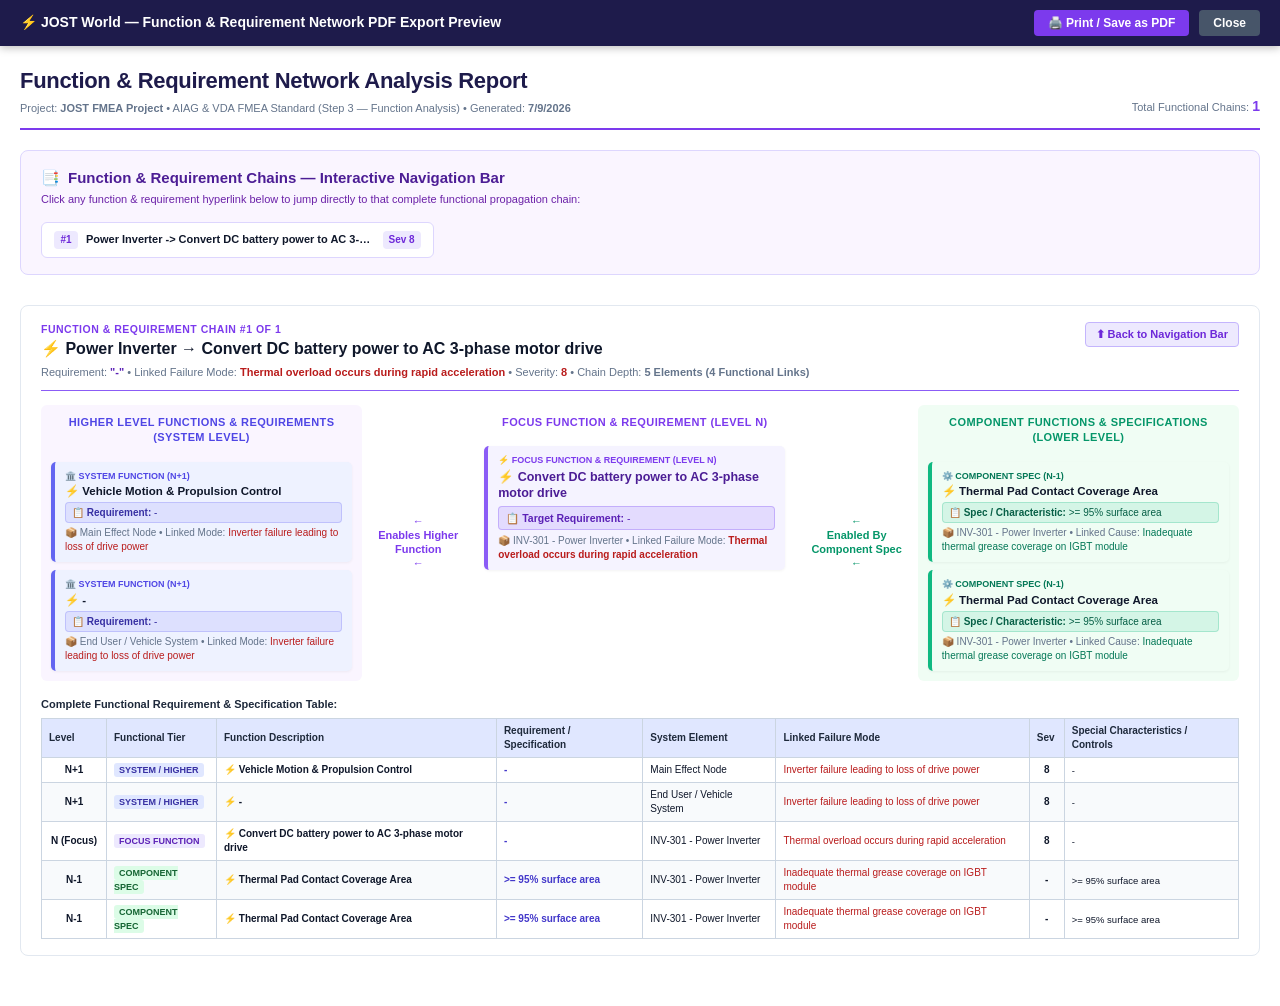
<file: scratch_function_chains_report.html>
<!DOCTYPE html>
<html lang="en">
<head>
  <meta charset="UTF-8">
  <title>Function &amp; Requirement Network Analysis Report - JOST FMEA Project</title>
  <style>
    @page {
      size: A4 landscape;
      margin: 8mm 10mm 10mm 10mm;
    }
    * {
      box-sizing: border-box;
      -webkit-print-color-adjust: exact !important;
      print-color-adjust: exact !important;
    }
    body {
      font-family: 'Segoe UI', Arial, Helvetica, sans-serif;
      margin: 0;
      padding: 0;
      color: #0f172a;
      background: #ffffff;
      font-size: 11px;
      line-height: 1.4;
    }

    /* Toolbar for web preview */
    .toolbar {
      position: sticky;
      top: 0;
      z-index: 1000;
      background: #1e1b4b;
      color: #ffffff;
      padding: 10px 20px;
      display: flex;
      justify-content: space-between;
      align-items: center;
      box-shadow: 0 2px 8px rgba(0,0,0,0.25);
    }
    .toolbar-btn {
      background: #7c3aed;
      color: #ffffff;
      border: none;
      padding: 6px 14px;
      font-size: 12px;
      font-weight: 700;
      border-radius: 4px;
      cursor: pointer;
    }
    .toolbar-btn:hover { background: #6d28d9; }

    .report-wrapper {
      max-width: 1400px;
      margin: 0 auto;
      padding: 20px;
    }

    /* Header banner */
    .doc-header {
      border-bottom: 2.5px solid #7c3aed;
      padding-bottom: 12px;
      margin-bottom: 20px;
      display: flex;
      justify-content: space-between;
      align-items: flex-end;
    }
    .doc-header h1 {
      font-size: 22px;
      margin: 0;
      color: #1e1b4b;
      font-weight: 800;
      letter-spacing: -0.3px;
    }
    .doc-meta {
      font-size: 11px;
      color: #64748b;
      margin-top: 4px;
    }

    /* Navigation Bar / TOC */
    .nav-bar-container {
      background: #faf5ff;
      border: 1.5px solid #ddd6fe;
      border-radius: 8px;
      padding: 16px 20px;
      margin-bottom: 30px;
      page-break-after: always;
      break-after: page;
    }
    .nav-bar-title {
      font-size: 15px;
      font-weight: 800;
      color: #4c1d95;
      margin-bottom: 4px;
      display: flex;
      align-items: center;
      gap: 8px;
    }
    .nav-bar-desc {
      font-size: 11px;
      color: #6b21a8;
      margin-bottom: 14px;
    }
    .nav-bar-grid {
      display: grid;
      grid-template-columns: repeat(auto-fill, minmax(380px, 1fr));
      gap: 10px;
    }
    .nav-bar-link {
      display: flex;
      align-items: center;
      gap: 8px;
      padding: 8px 12px;
      background: #ffffff;
      border: 1px solid #ddd6fe;
      border-radius: 6px;
      text-decoration: none;
      color: #0f172a;
      font-size: 11px;
      font-weight: 600;
      transition: all 0.15s ease;
    }
    .nav-bar-link:hover {
      background: #f5f3ff;
      border-color: #8b5cf6;
      color: #7c3aed;
      transform: translateY(-1px);
    }
    .nav-link-badge {
      background: #ede9fe;
      color: #6d28d9;
      font-size: 10px;
      font-weight: 800;
      padding: 2px 6px;
      border-radius: 4px;
      min-width: 24px;
      text-align: center;
    }
    .nav-link-text {
      flex: 1;
      white-space: nowrap;
      overflow: hidden;
      text-overflow: ellipsis;
    }
    .nav-link-sev {
      background: #ede9fe;
      color: #6d28d9;
      font-size: 10px;
      font-weight: 800;
      padding: 2px 6px;
      border-radius: 4px;
      white-space: nowrap;
    }

    /* Chain Section */
    .chain-section {
      background: #ffffff;
      border: 1px solid #e2e8f0;
      border-radius: 8px;
      padding: 16px 20px;
      margin-bottom: 30px;
      page-break-after: always;
      break-after: page;
    }
    .chain-section:last-child {
      page-break-after: auto;
      break-after: auto;
    }
    .chain-header {
      display: flex;
      justify-content: space-between;
      align-items: flex-start;
      border-bottom: 1.5px solid #e2e8f0;
      padding-bottom: 10px;
      margin-bottom: 14px;
    }
    .chain-num {
      font-size: 10.5px;
      font-weight: 800;
      color: #7c3aed;
      text-transform: uppercase;
      letter-spacing: 0.5px;
    }
    .chain-title {
      font-size: 16px;
      font-weight: 800;
      color: #0f172a;
      margin: 2px 0 4px 0;
    }
    .chain-subtitle {
      font-size: 11px;
      color: #64748b;
    }
    .back-to-nav-btn {
      font-size: 11px;
      font-weight: 700;
      color: #7c3aed;
      text-decoration: none;
      background: #ede9fe;
      padding: 4px 10px;
      border-radius: 4px;
      border: 1px solid #ddd6fe;
      white-space: nowrap;
    }
    .back-to-nav-btn:hover {
      background: #7c3aed;
      color: #ffffff;
    }

    /* 3-Column Diagram */
    .chain-diagram-container {
      display: flex;
      align-items: stretch;
      gap: 12px;
      margin-top: 10px;
    }
    .chain-col {
      flex: 1;
      display: flex;
      flex-direction: column;
      gap: 8px;
      border-radius: 6px;
      padding: 10px;
    }
    .col-header {
      font-size: 11px;
      font-weight: 800;
      text-transform: uppercase;
      letter-spacing: 0.4px;
      padding-bottom: 4px;
      margin-bottom: 4px;
      text-align: center;
    }
    .col-connector {
      display: flex;
      align-items: center;
      justify-content: center;
      font-weight: 900;
      font-size: 11px;
      line-height: 1.25;
      text-align: center;
      padding: 0 4px;
      min-width: 55px;
    }

    .node-card {
      background: #ffffff;
      border-radius: 5px;
      padding: 8px 10px;
      border-left: 4px solid #cbd5e1;
      box-shadow: 0 1px 3px rgba(0,0,0,0.05);
    }
    .card-tag {
      font-size: 9px;
      font-weight: 800;
      text-transform: uppercase;
      margin-bottom: 2px;
    }
    .card-title {
      font-size: 11.5px;
      font-weight: 700;
      color: #0f172a;
      line-height: 1.3;
    }
    .card-meta {
      font-size: 10px;
      color: #64748b;
      margin-top: 3px;
    }
    .no-node {
      font-style: italic;
      color: #94a3b8;
      text-align: center;
      padding: 20px 0;
      font-size: 11px;
    }

    /* Tables */
    .chain-table {
      width: 100%;
      border-collapse: collapse;
      font-size: 10px;
    }
    .chain-table th, .chain-table td {
      border: 1px solid #cbd5e1;
      padding: 5px 7px;
      text-align: left;
    }
    .chain-table th {
      color: #1e293b;
      font-weight: 700;
      font-size: 10px;
    }
    .chain-table tr:nth-child(even) { background: #f8fafc; }

    .type-badge {
      font-size: 9px;
      font-weight: 800;
      padding: 2px 5px;
      border-radius: 3px;
      text-transform: uppercase;
    }

    @media print {
      .no-print { display: none !important; }
      .report-wrapper { padding: 0; max-width: 100%; }
      .chain-section { border: none; padding: 0; margin-bottom: 0; }
      .nav-bar-container { border: none; padding: 0; margin-bottom: 0; }
      .nav-bar-link { border-color: #cbd5e1 !important; color: #7c3aed !important; text-decoration: underline; }
      .back-to-nav-btn { display: inline-block; }
      body { font-size: 10px; }
    }
  </style>
</head>
<body>
  <div class="toolbar no-print">
    <div style="font-weight:bold; font-size:14px;">⚡ JOST World &mdash; Function &amp; Requirement Network PDF Export Preview</div>
    <div style="display:flex; gap:10px;">
      <button type="button" class="toolbar-btn" onclick="window.print()">🖨️ Print / Save as PDF</button>
      <button type="button" class="toolbar-btn" style="background:#475569;" onclick="window.close()">Close</button>
    </div>
  </div>

  <div class="report-wrapper">
    <header class="doc-header">
      <div>
        <h1>Function &amp; Requirement Network Analysis Report</h1>
        <div class="doc-meta">
          Project: <strong>JOST FMEA Project</strong> &bull; 
          AIAG &amp; VDA FMEA Standard (Step 3 &mdash; Function Analysis) &bull; 
          Generated: <strong>7/9/2026</strong>
        </div>
      </div>
      <div style="text-align:right; font-size:11px; color:#64748b;">
        Total Functional Chains: <strong style="color:#7c3aed; font-size:14px;">1</strong>
      </div>
    </header>

    <!-- Navigation Bar / TOC -->
    <nav id="top-func-nav-bar" class="nav-bar-container">
      <div class="nav-bar-title">
        <span>📑</span> Function &amp; Requirement Chains &mdash; Interactive Navigation Bar
      </div>
      <div class="nav-bar-desc">
        Click any function &amp; requirement hyperlink below to jump directly to that complete functional propagation chain:
      </div>
      <div class="nav-bar-grid">
        
      <a href="#fchain-fm-1" class="nav-bar-link">
        <span class="nav-link-badge">#1</span>
        <span class="nav-link-text">Power Inverter -&gt; Convert DC battery power to AC 3-phase motor drive (-)</span>
        <span class="nav-link-sev" style="background:#ede9fe; color:#6d28d9;">Sev 8</span>
      </a>
    
      </div>
    </nav>

    <!-- All Function Chains -->
    
      <section id="fchain-fm-1" class="chain-section">
        <div class="chain-header" style="border-bottom-color: #8b5cf6;">
          <div class="chain-header-info">
            <div class="chain-num" style="color: #7c3aed;">Function &amp; Requirement Chain #1 of 1</div>
            <h2 class="chain-title">⚡ Power Inverter &rarr; Convert DC battery power to AC 3-phase motor drive</h2>
            <div class="chain-subtitle">
              <span>Requirement: <strong style="color:#5b21b6;">"-"</strong></span> &bull; 
              <span>Linked Failure Mode: <strong style="color:#b91c1c;">Thermal overload occurs during rapid acceleration</strong></span> &bull; 
              <span>Severity: <strong style="color:#b91c1c;">8</strong></span> &bull; 
              <span>Chain Depth: <strong>5 Elements (4 Functional Links)</strong></span>
            </div>
          </div>
          <a href="#top-func-nav-bar" class="back-to-nav-btn" style="background:#ede9fe; color:#6d28d9; border-color:#c4b5fd;">⬆ Back to Navigation Bar</a>
        </div>

        <!-- 3-Column AIAG-VDA Function & Requirement Chain Diagram -->
        <div class="chain-diagram-container">
          <div class="chain-col" style="border-color: #c7d2fe; background: #faf5ff;">
            <div class="col-header" style="color: #4f46e5; border-bottom-color: #c7d2fe;">Higher Level Functions &amp; Requirements (System Level)</div>
            
      <div class="node-card card-effect" style="border-left-color: #6366f1; background: #eef2ff;">
        <div class="card-tag" style="color: #4f46e5;">🏛️ SYSTEM FUNCTION (N+1)</div>
        <div class="card-title">⚡ Vehicle Motion &amp; Propulsion Control</div>
        <div style="background: rgba(99, 102, 241, 0.12); border: 1px solid rgba(99, 102, 241, 0.25); border-radius: 4px; padding: 3px 6px; font-size: 10px; color: #3730a3; margin-top: 3px; line-height: 1.3;">
          📋 <strong>Requirement:</strong> -
        </div>
        <div class="card-meta">📦 Main Effect Node &bull; Linked Mode: <span style="color:#b91c1c;">Inverter failure leading to loss of drive power</span></div>
      </div>
    
      <div class="node-card card-effect" style="border-left-color: #6366f1; background: #eef2ff;">
        <div class="card-tag" style="color: #4f46e5;">🏛️ SYSTEM FUNCTION (N+1)</div>
        <div class="card-title">⚡ -</div>
        <div style="background: rgba(99, 102, 241, 0.12); border: 1px solid rgba(99, 102, 241, 0.25); border-radius: 4px; padding: 3px 6px; font-size: 10px; color: #3730a3; margin-top: 3px; line-height: 1.3;">
          📋 <strong>Requirement:</strong> -
        </div>
        <div class="card-meta">📦 End User / Vehicle System &bull; Linked Mode: <span style="color:#b91c1c;">Inverter failure leading to loss of drive power</span></div>
      </div>
    
          </div>

          <div class="col-connector" style="color: #7c3aed;">&larr;<br>Enables Higher<br>Function<br>&larr;</div>

          <div class="chain-col" style="border-color: #ddd6fe; background: #ffffff;">
            <div class="col-header" style="color: #7c3aed; border-bottom-color: #ddd6fe;">Focus Function &amp; Requirement (Level N)</div>
            
      <div class="node-card card-focus" style="border-left-color: #8b5cf6; background: #f5f3ff;">
        <div class="card-tag" style="color: #7c3aed;">⚡ FOCUS FUNCTION &amp; REQUIREMENT (LEVEL N)</div>
        <div class="card-title" style="color: #4c1d95; font-size: 12.5px;">⚡ Convert DC battery power to AC 3-phase motor drive</div>
        <div style="background: rgba(139, 92, 246, 0.16); border: 1px solid rgba(139, 92, 246, 0.35); border-radius: 4px; padding: 4px 7px; font-size: 10.5px; color: #5b21b6; margin-top: 4px; line-height: 1.35;">
          📋 <strong>Target Requirement:</strong> -
        </div>
        <div class="card-meta" style="margin-top: 4px;">📦 INV-301 - Power Inverter &bull; Linked Failure Mode: <strong style="color: #b91c1c;">Thermal overload occurs during rapid acceleration</strong></div>
      </div>
    
          </div>

          <div class="col-connector" style="color: #059669;">&larr;<br>Enabled By<br>Component Spec<br>&larr;</div>

          <div class="chain-col" style="border-color: #a7f3d0; background: #f0fdf4;">
            <div class="col-header" style="color: #059669; border-bottom-color: #a7f3d0;">Component Functions &amp; Specifications (Lower Level)</div>
            
        <div class="node-card card-cause" style="border-left-color: #10b981; background: #f0fdf4;">
          <div class="card-tag" style="color: #047857;">⚙️ COMPONENT SPEC (N-1)</div>
          <div class="card-title">⚡ Thermal Pad Contact Coverage Area</div>
          <div style="background: rgba(16, 185, 129, 0.12); border: 1px solid rgba(16, 185, 129, 0.25); border-radius: 4px; padding: 3px 6px; font-size: 10px; color: #065f46; margin-top: 3px; line-height: 1.3;">
            📋 <strong>Spec / Characteristic:</strong> &gt;= 95% surface area
          </div>
          <div class="card-meta">📦 INV-301 - Power Inverter &bull; Linked Cause: <span style="color:#047857;">Inadequate thermal grease coverage on IGBT module</span></div>
        </div>
      
        <div class="node-card card-cause" style="border-left-color: #10b981; background: #f0fdf4;">
          <div class="card-tag" style="color: #047857;">⚙️ COMPONENT SPEC (N-1)</div>
          <div class="card-title">⚡ Thermal Pad Contact Coverage Area</div>
          <div style="background: rgba(16, 185, 129, 0.12); border: 1px solid rgba(16, 185, 129, 0.25); border-radius: 4px; padding: 3px 6px; font-size: 10px; color: #065f46; margin-top: 3px; line-height: 1.3;">
            📋 <strong>Spec / Characteristic:</strong> &gt;= 95% surface area
          </div>
          <div class="card-meta">📦 INV-301 - Power Inverter &bull; Linked Cause: <span style="color:#047857;">Inadequate thermal grease coverage on IGBT module</span></div>
        </div>
      
          </div>
        </div>

        <!-- Full Function Chain Details Table -->
        <div style="margin-top:16px;">
          <div style="font-weight:700; font-size:11px; margin-bottom:6px; color:#1e293b;">Complete Functional Requirement &amp; Specification Table:</div>
          <table class="chain-table">
            <thead>
              <tr style="background:#ede9fe;">
                <th style="width:65px; background:#e0e7ff;">Level</th>
                <th style="width:110px; background:#e0e7ff;">Functional Tier</th>
                <th style="background:#e0e7ff;">Function Description</th>
                <th style="background:#e0e7ff;">Requirement / Specification</th>
                <th style="background:#e0e7ff;">System Element</th>
                <th style="background:#e0e7ff;">Linked Failure Mode</th>
                <th style="width:35px; background:#e0e7ff;">Sev</th>
                <th style="background:#e0e7ff;">Special Characteristics / Controls</th>
              </tr>
            </thead>
            <tbody>
              
      <tr>
        <td style="font-weight:bold; text-align:center;">N+1</td>
        <td><span class="type-badge" style="background:#e0e7ff; color:#3730a3;">System / Higher</span></td>
        <td style="font-weight:700;">⚡ Vehicle Motion &amp; Propulsion Control</td>
        <td style="color:#4338ca; font-weight:600;">-</td>
        <td>Main Effect Node</td>
        <td style="color:#b91c1c;">Inverter failure leading to loss of drive power</td>
        <td style="text-align:center; font-weight:700;">8</td>
        <td style="font-size:9.5px;">-</td>
      </tr>
    
      <tr>
        <td style="font-weight:bold; text-align:center;">N+1</td>
        <td><span class="type-badge" style="background:#e0e7ff; color:#3730a3;">System / Higher</span></td>
        <td style="font-weight:700;">⚡ -</td>
        <td style="color:#4338ca; font-weight:600;">-</td>
        <td>End User / Vehicle System</td>
        <td style="color:#b91c1c;">Inverter failure leading to loss of drive power</td>
        <td style="text-align:center; font-weight:700;">8</td>
        <td style="font-size:9.5px;">-</td>
      </tr>
    
      <tr>
        <td style="font-weight:bold; text-align:center;">N (Focus)</td>
        <td><span class="type-badge" style="background:#ede9fe; color:#5b21b6;">Focus Function</span></td>
        <td style="font-weight:700;">⚡ Convert DC battery power to AC 3-phase motor drive</td>
        <td style="color:#4338ca; font-weight:600;">-</td>
        <td>INV-301 - Power Inverter</td>
        <td style="color:#b91c1c;">Thermal overload occurs during rapid acceleration</td>
        <td style="text-align:center; font-weight:700;">8</td>
        <td style="font-size:9.5px;">-</td>
      </tr>
    
      <tr>
        <td style="font-weight:bold; text-align:center;">N-1</td>
        <td><span class="type-badge" style="background:#dcfce7; color:#166534;">Component Spec</span></td>
        <td style="font-weight:700;">⚡ Thermal Pad Contact Coverage Area</td>
        <td style="color:#4338ca; font-weight:600;">&gt;= 95% surface area</td>
        <td>INV-301 - Power Inverter</td>
        <td style="color:#b91c1c;">Inadequate thermal grease coverage on IGBT module</td>
        <td style="text-align:center; font-weight:700;">-</td>
        <td style="font-size:9.5px;">>= 95% surface area</td>
      </tr>
    
      <tr>
        <td style="font-weight:bold; text-align:center;">N-1</td>
        <td><span class="type-badge" style="background:#dcfce7; color:#166534;">Component Spec</span></td>
        <td style="font-weight:700;">⚡ Thermal Pad Contact Coverage Area</td>
        <td style="color:#4338ca; font-weight:600;">&gt;= 95% surface area</td>
        <td>INV-301 - Power Inverter</td>
        <td style="color:#b91c1c;">Inadequate thermal grease coverage on IGBT module</td>
        <td style="text-align:center; font-weight:700;">-</td>
        <td style="font-size:9.5px;">>= 95% surface area</td>
      </tr>
    
            </tbody>
          </table>
        </div>
      </section>
    
  </div>
</body>
</html>
</file>
